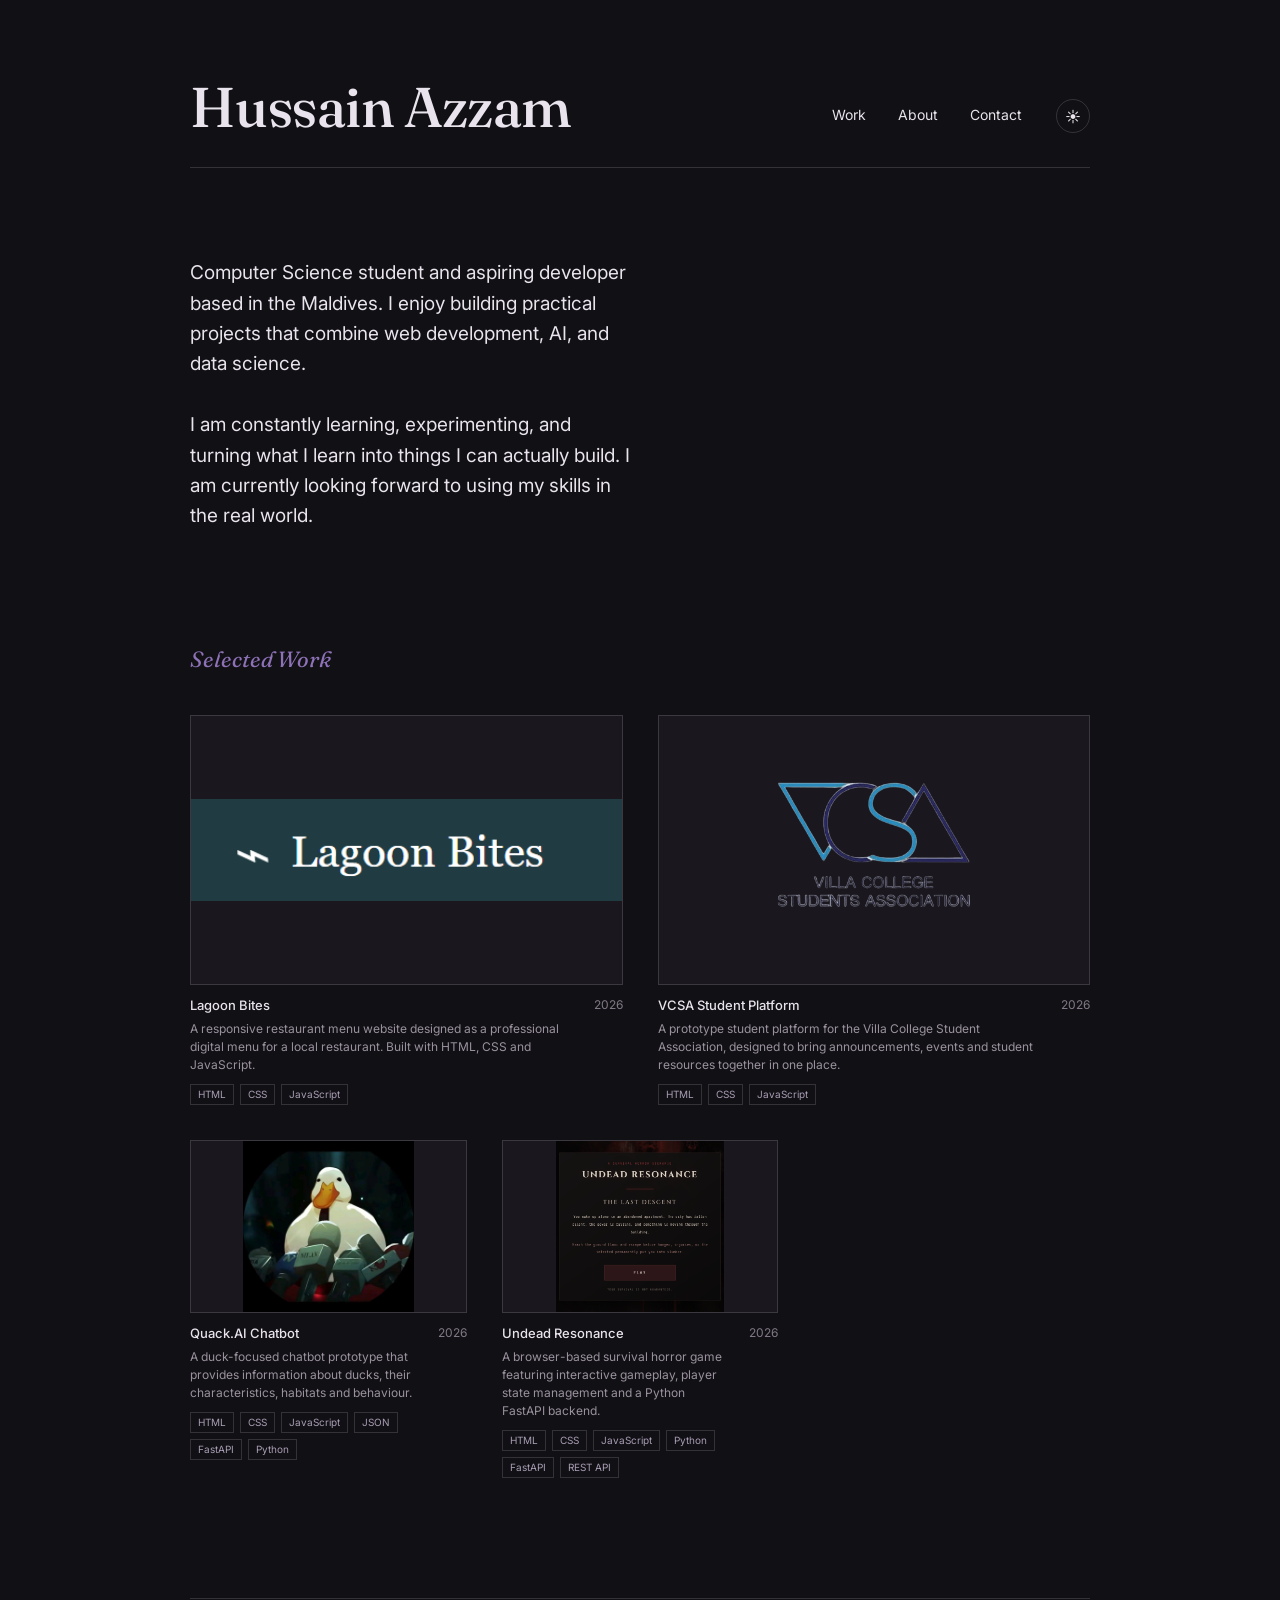
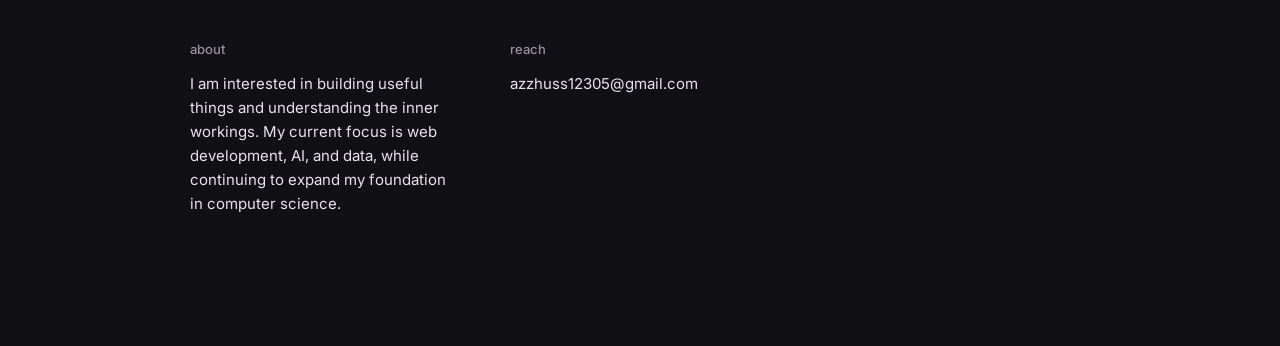
<file: index.html>
<!DOCTYPE html>

<html lang="en">
<head>
<meta charset="UTF-8">
<title>Hussain Azzam - Junior Developer</title>
<link rel="stylesheet" href="port.css">
</head>

<body>

<div class="wrap">

    <header>
        <div class="name">Hussain Azzam</div>

        <div class="header-right">
            <nav>
                <a href="#work">Work</a>
                <a href="#about">About</a>
                <a href="#contact">Contact</a>
            </nav>

            <button id="theme-toggle" aria-label="Toggle light and dark mode">
                ☀
            </button>
        </div>
    </header>


    <div class="intro">

        <p>
            Computer Science student and aspiring developer based in the Maldives.
            I enjoy building practical projects that combine web development, AI,
            and data science.

            <br><br>

            I am constantly learning, experimenting, and turning what I learn into
            things I can actually build. I am currently looking forward to using
            my skills in the real world.
        </p>

    </div>


    <div id="work">

        <div class="section-label">Selected Work</div>

        <div class="work"></div>

    </div>


    <div class="footer-grid" id="contact">

        <div id="about">

            <h3>About</h3>

            <p>
                I am interested in building useful things and understanding
                the inner workings. My current focus is web development, AI,
                and data, while continuing to expand my foundation in
                computer science.
            </p>

        </div>


        <div>

            <h3>Reach</h3>

            <a href="mailto:azzhuss12305@gmail.com">
                azzhuss12305@gmail.com
            </a>

        </div>

    </div>

</div>

<script src="port.js"></script>

</body>
</html>
</file>
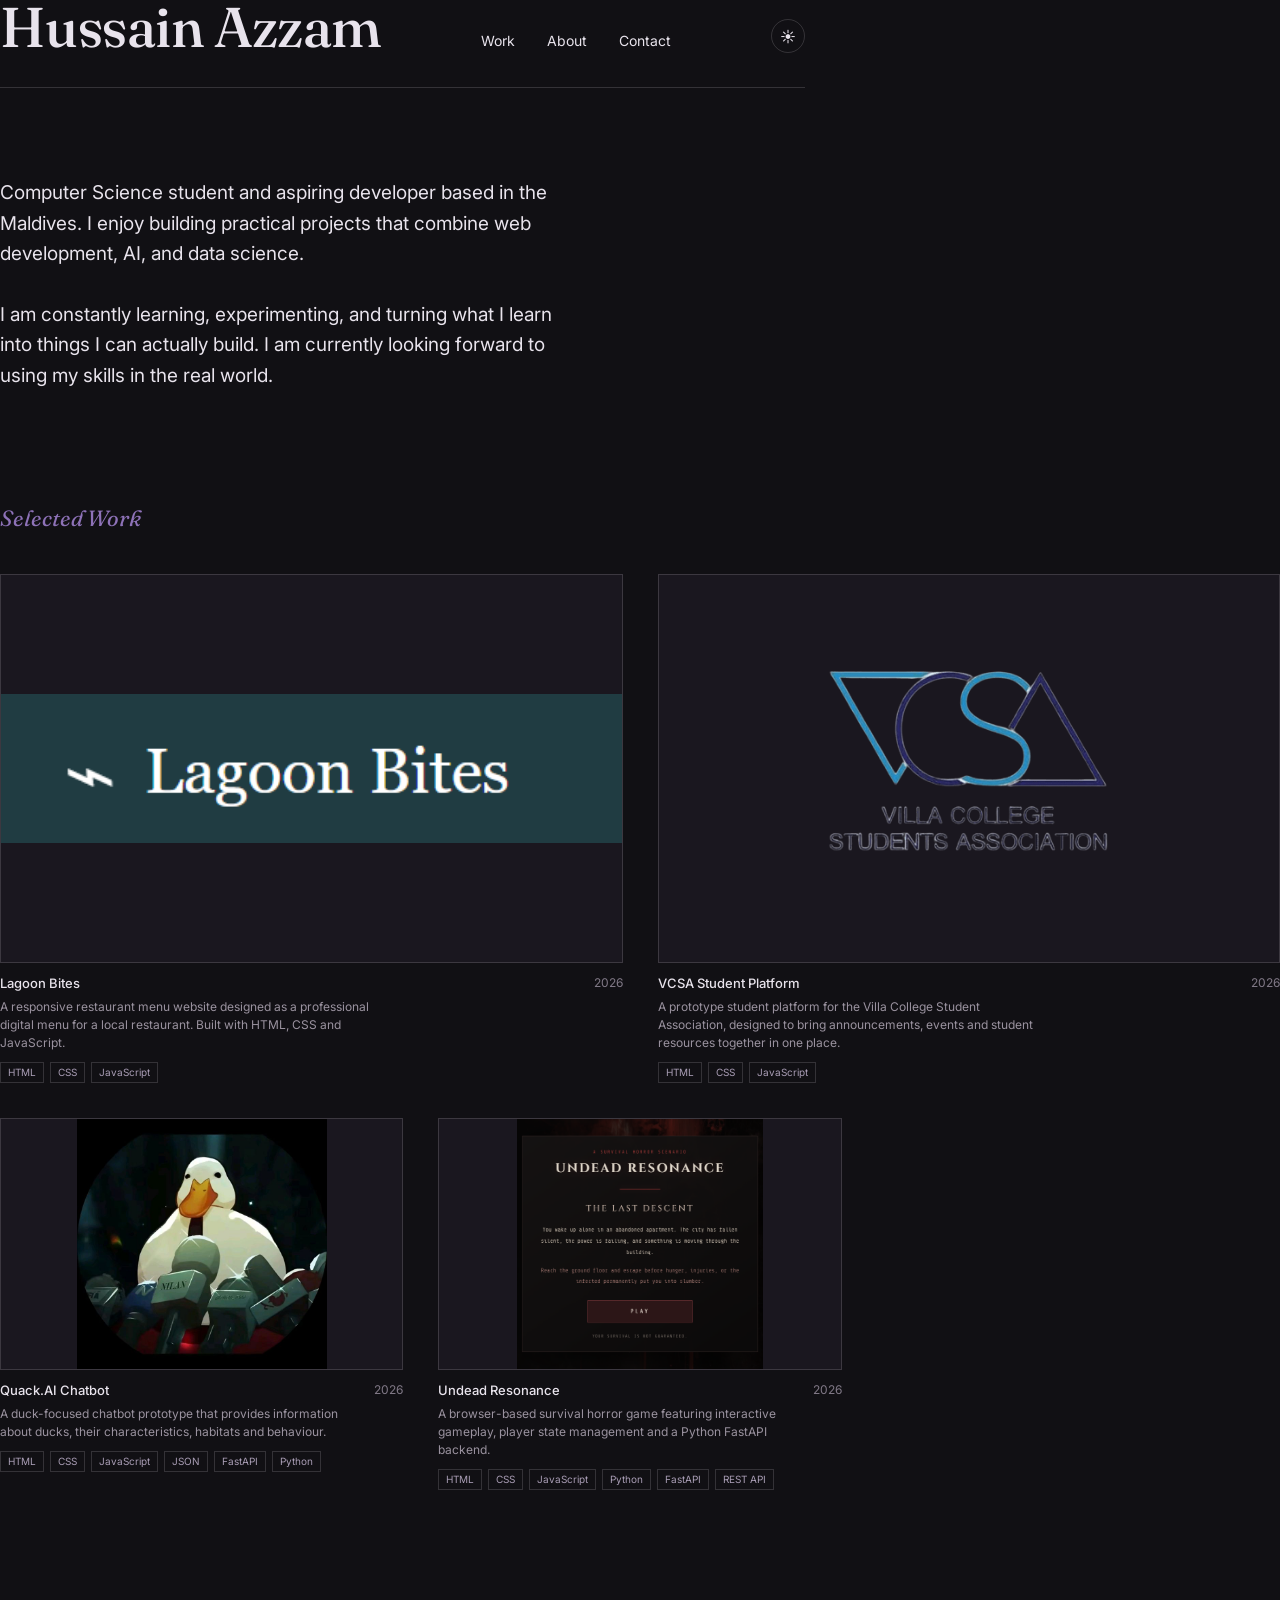
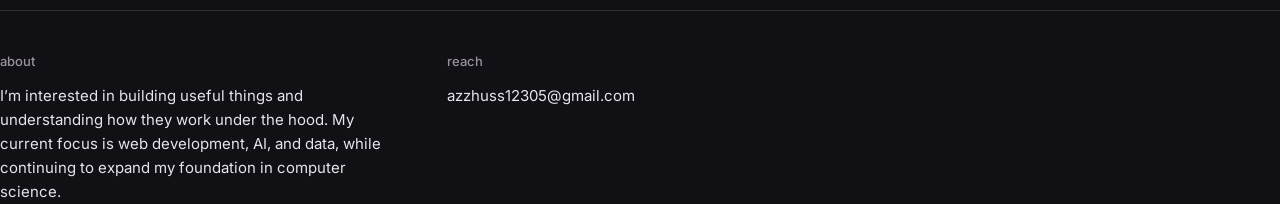
<file: port.html>
<!DOCTYPE html>

<html lang="en">
<head>
<meta charset="UTF-8">
<title>Hussain Azzam - Junior Developer</title>
<link rel="stylesheet" href="port.css">
</head>

<body>

<div class="header-right">

  <header>
    <div class="name">Hussain Azzam</div>

<nav>
  <a href="#work">Work</a>
  <a href="#about">About</a>
  <a href="#contact">Contact</a>
</nav>

<button id="theme-toggle" aria-label="Toggle light and dark mode">
    ☀
</button>

</div>

  </header>

  <div class="intro">

<p>
  Computer Science student and aspiring developer based in the Maldives. 
  I enjoy building practical projects that combine web development, AI,
  and data science.

  <br><br>

  I am constantly learning, experimenting, and turning what I learn into
  things I can actually build. I am currently looking forward to using
  my skills in the real world.
</p>

  </div>

  <div id="work">

<div class="section-label">Selected Work</div>

<div class="work">

</div>

  </div>

  <div class="footer-grid" id="contact">

<div id="about">

  <h3>About</h3>

  <p>
    I’m interested in building useful things and understanding how they
    work under the hood. My current focus is web development, AI, and
    data, while continuing to expand my foundation in computer science.
  </p>

</div>


<div>

  <h3>Reach</h3>

  <a href="mailto:azzhuss12305@gmail.com">azzhuss12305@gmail.com</a>

</div>

  </div>

</div>

<script src="port.js"></script>

</body>
</html>
</file>
<file: port.css>
@import url('https://fonts.googleapis.com/css2?family=Fraunces:ital,opsz,wght@0,9..144,300;0,9..144,500;0,9..144,600;1,9..144,400&family=Inter:wght@400;500&display=swap');

/* THEME */
:root {
  --paper: #111014;
  --ink: #E8E3EC;
  --forest: #8E72B8;
  --clay: #B092D0;
  --line: rgba(232, 227, 236, 0.16);
  --frame: #1A171F;
  --muted: #9A929F;
  --year: #817987;
  --tag: #A99DB5;
  --button-bg: rgba(17, 16, 20, 0.88);
}

body.light {
  --paper: #F4F1F7;
  --ink: #211D25;
  --forest: #73549D;
  --clay: #69458F;
  --line: rgba(33, 29, 37, 0.16);
  --frame: #E9E4ED;
  --muted: #6F6875;
  --year: #827A89;
  --tag: #665C70;
  --button-bg: rgba(244, 241, 247, 0.92);
}

* {
    box-sizing: border-box;
    margin: 0;
    padding: 0;
}

html { scroll-behavior: smooth; }

body {
  background: var(--paper);
  color: var(--ink);
  font-family: 'Inter', sans-serif;
  line-height: 1.6;
  transition: background-color 0.3s ease, color 0.3s ease;
}

.wrap {
    max-width: 1000px;
    margin: 0 auto;
    padding: 80px 50px 130px;
}

/* HEADER */
header {
  display: flex;
  justify-content: space-between;
  align-items: flex-end;
  border-bottom: 1px solid var(--line);
  padding-bottom: 34px;
  margin-bottom: 90px;
  gap: 100px;
}

.name {
  font-family: 'Fraunces', serif;
  font-weight: 500;
  font-size: 56px;
  letter-spacing: -0.01em;
  line-height: 0.95;
}

.header-right { display: flex; align-items: center; gap: 34px; }

nav { display: flex; align-items: center; gap: 32px; font-size: 14px; }

nav a {
  color: var(--ink);
  text-decoration: none;
  border-bottom: 1px solid transparent;
  transition: color 0.2s ease, border-color 0.2s ease;
}

nav a:hover { color: var(--clay); border-bottom-color: var(--clay); }

#theme-toggle {
  width: 34px;
  height: 34px;
  border: 1px solid var(--line);
  border-radius: 50%;
  background: transparent;
  color: var(--ink);
  font-family: 'Inter', sans-serif;
  font-size: 15px;
  cursor: pointer;
  display: flex;
  align-items: center;
  justify-content: center;
  transition: color 0.2s ease, border-color 0.2s ease, transform 0.2s ease, background-color 0.3s ease;
}

#theme-toggle:hover { color: var(--clay); border-color: var(--clay); transform: rotate(10deg); }

/* INTRO */
.intro {
  display: grid;
  grid-template-columns: 1.1fr 0.9fr;
  gap: 90px;
  margin-bottom: 110px;
}

.intro p { max-width: 46ch; font-size: 19px; }

/* WORK SECTION */
.section-label {
  font-family: 'Fraunces', serif;
  font-style: italic;
  font-weight: 400;
  font-size: 22px;
  color: var(--forest);
  margin-bottom: 38px;
}

.work {
  display: grid;
  grid-template-columns: repeat(6, 1fr);
  gap: 35px;
  margin-bottom: 120px;
}

/* PROJECT */
.piece { position: relative; }

.project-link { display: block; text-decoration: none; }

.piece .frame {
  position: relative;
  width: 100%;
  aspect-ratio: 16 / 10;
  background: var(--frame);
  border: 1px solid var(--line);
  overflow: hidden;
  display: flex;
  align-items: center;
  justify-content: center;
  transition: border-color 0.25s ease, transform 0.25s ease, background-color 0.3s ease;
}

.piece .frame img {
  width: 100%;
  height: 100%;
  display: block;
  object-fit: contain;
  transition: transform 0.4s ease;
}

.piece .frame:hover { border-color: rgba(176, 146, 208, 0.45); transform: translateY(-2px); }

.piece .frame:hover img { transform: scale(1.02); }

.view-project {
  position: absolute;
  right: 14px;
  bottom: 14px;
  padding: 7px 11px;
  background: var(--button-bg);
  color: var(--ink);
  font-family: 'Inter', sans-serif;
  font-size: 12px;
  opacity: 0;
  transition: opacity 0.25s ease, background-color 0.3s ease;
}

.piece .frame:hover .view-project { opacity: 1; }

.piece .cap {
  display: flex;
  justify-content: space-between;
  gap: 20px;
  margin-top: 10px;
  font-size: 13px;
}

.piece .cap strong { display: block; font-weight: 500; margin-bottom: 4px; }

.piece .cap small {
  display: block;
  max-width: 48ch;
  color: var(--muted);
  font-size: 12px;
  line-height: 1.5;
}

.piece .cap .year { flex-shrink: 0; color: var(--year); font-size: 12px; }

.technologies { display: flex; flex-wrap: wrap; gap: 6px; margin-top: 10px; }

.technologies span {
  padding: 3px 7px;
  border: 1px solid var(--line);
  color: var(--tag);
  font-size: 10px;
  line-height: 1.3;
}

/* PROJECT POSITIONS
   NOTE: with only 2 projects rendered (p1, p2), p1/p2's original
   column spans (1/4 and 4/7) still work fine as a 2-up layout.
   Keeping p3/p4/p5 rules for when more projects are added. */
.p1 { grid-column: 1 / 4; }
.p2 { grid-column: 4 / 7; }
.p3 { grid-column: 1 / 3; }
.p4 { grid-column: 3 / 5; }
.p5 { grid-column: 5 / 7; }

/* ABOUT / CONTACT */
.footer-grid {
  display: grid;
  grid-template-columns: 1fr 1fr 1fr;
  gap: 60px;
  border-top: 1px solid var(--line);
  padding-top: 40px;
}

.footer-grid h3 {
  margin-bottom: 12px;
  color: var(--muted);
  font-size: 13px;
  font-weight: 500;
  text-transform: lowercase;
}

.footer-grid p, .footer-grid a { color: var(--ink); font-size: 15px; }

.footer-grid a {
  display: block;
  margin-bottom: 6px;
  text-decoration: none;
  transition: color 0.2s ease;
}

.footer-grid a:hover { color: var(--clay); }

/* MOBILE */
@media (max-width: 700px) {

    .wrap {
        padding: 65px 24px 110px;
    }

    /* HEADER */
    header {
        flex-direction: column;
        align-items: flex-start;
        gap: 34px;
        padding-bottom: 34px;
        margin-bottom: 90px;
    }

    .name {
        font-size: 44px;
        line-height: 1;
    }

    .header-right {
        width: 100%;
        justify-content: space-between;
        gap: 24px;
    }

    nav {
        gap: 26px;
        font-size: 15px;
    }

    #theme-toggle {
        width: 38px;
        height: 38px;
    }

    /* INTRO */
    .intro {
        grid-template-columns: 1fr;
        gap: 45px;
        margin-bottom: 110px;
    }

    .intro p {
        font-size: 18px;
        line-height: 1.8;
    }

    /* WORK */
    .section-label {
        font-size: 24px;
        margin-bottom: 45px;
    }

    .work {
        grid-template-columns: 1fr;
        gap: 85px;
        margin-bottom: 120px;
    }

    .p1,
    .p2,
    .p3,
    .p4,
    .p5 {
        grid-column: span 1;
    }

    /* PROJECT INFO */
    .piece .cap {
        flex-direction: column;
        gap: 14px;
        margin-top: 18px;
    }

    .piece .cap strong {
        font-size: 16px;
        margin-bottom: 8px;
    }

    .piece .cap small {
        font-size: 13px;
        line-height: 1.7;
    }

    .technologies {
        margin-top: 15px;
        gap: 7px;
    }

    .technologies span {
        padding: 4px 9px;
        font-size: 11px;
    }

    /* FOOTER */
    .footer-grid {
        grid-template-columns: 1fr;
        gap: 55px;
        padding-top: 42px;
    }

    .footer-grid h3 {
        font-size: 14px;
        margin-bottom: 14px;
    }

    .footer-grid p,
    .footer-grid a {
        font-size: 16px;
        line-height: 1.7;
    }
}
</file>
